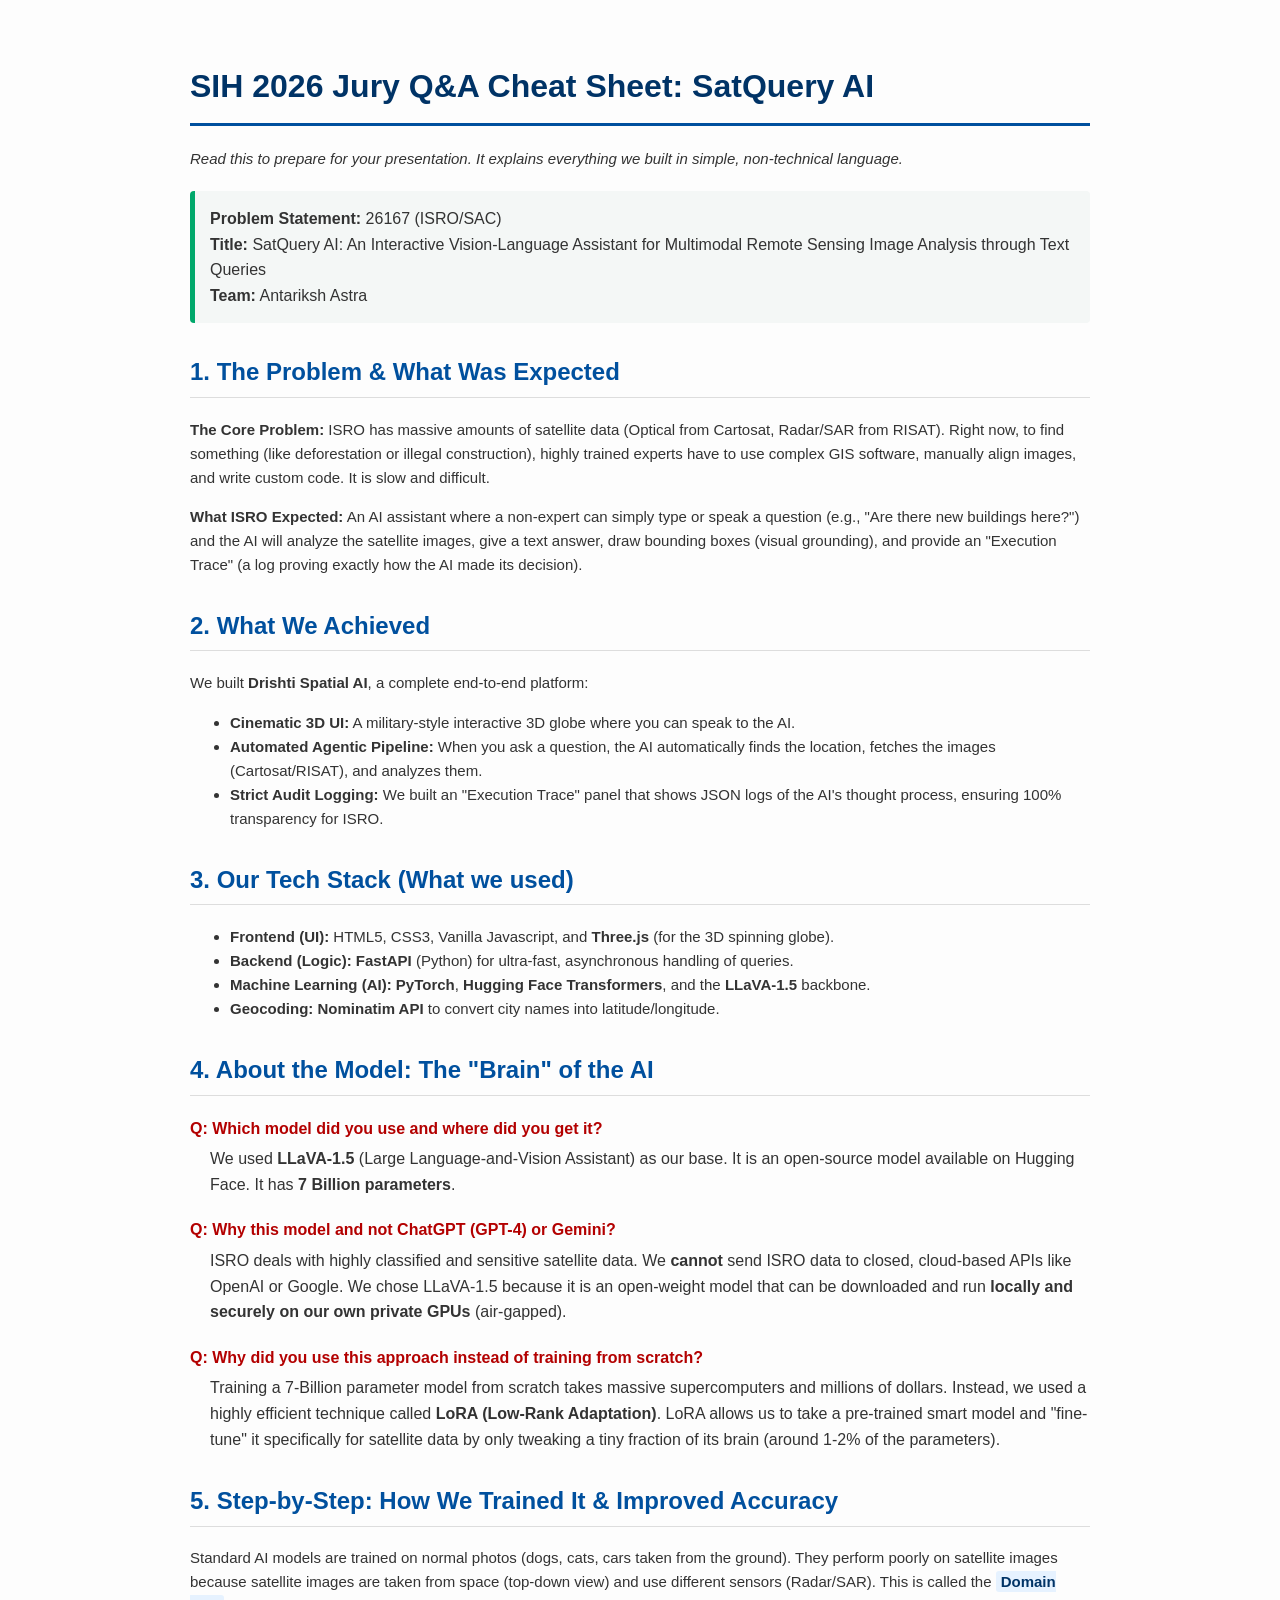
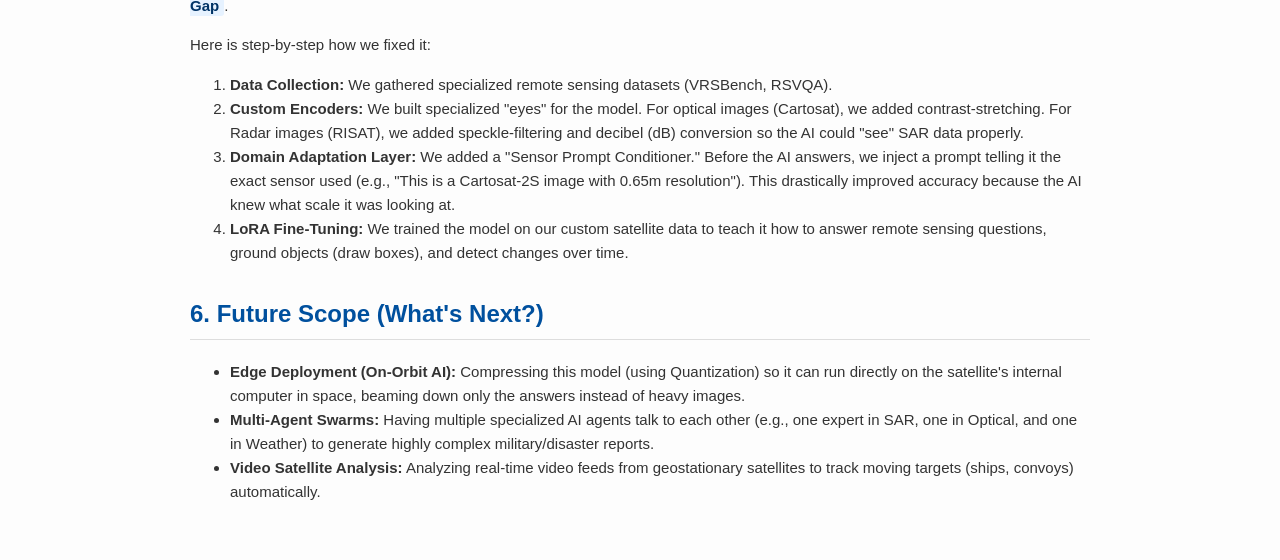
<file: SIH_QnA_Guide.html>
<!DOCTYPE html>
<html lang="en">
<head>
    <meta charset="UTF-8">
    <meta name="viewport" content="width=device-width, initial-scale=1.0">
    <title>SIH 2026 Q&A Cheat Sheet - SatQuery AI</title>
    <style>
        body {
            font-family: 'Segoe UI', Roboto, Helvetica, Arial, sans-serif;
            line-height: 1.6;
            color: #333;
            max-width: 900px;
            margin: 0 auto;
            padding: 40px;
            background: #fdfdfd;
        }
        h1 { color: #003366; border-bottom: 3px solid #00509e; padding-bottom: 10px; }
        h2 { color: #00509e; margin-top: 30px; border-bottom: 1px solid #ddd; padding-bottom: 5px; }
        h3 { color: #0070c0; }
        p, li { font-size: 15px; }
        .highlight { background-color: #e6f2ff; padding: 2px 5px; border-radius: 3px; font-weight: bold; color: #003366; }
        .box { background: #f4f7f6; padding: 15px; border-left: 5px solid #00a86b; margin: 20px 0; border-radius: 4px; }
        .qa { margin-bottom: 20px; }
        .question { font-weight: bold; color: #b30000; font-size: 16px; margin-bottom: 5px; }
        .answer { margin-left: 20px; }
        
        @media print {
            body { padding: 0; background: #fff; }
            .box { border-left-color: #555; }
        }
    </style>
</head>
<body>

    <h1>SIH 2026 Jury Q&A Cheat Sheet: SatQuery AI</h1>
    <p><em>Read this to prepare for your presentation. It explains everything we built in simple, non-technical language.</em></p>

    <div class="box">
        <strong>Problem Statement:</strong> 26167 (ISRO/SAC)<br>
        <strong>Title:</strong> SatQuery AI: An Interactive Vision-Language Assistant for Multimodal Remote Sensing Image Analysis through Text Queries<br>
        <strong>Team:</strong> Antariksh Astra
    </div>

    <!-- 1. THE PROBLEM & EXPECTATIONS -->
    <h2>1. The Problem & What Was Expected</h2>
    <p><strong>The Core Problem:</strong> ISRO has massive amounts of satellite data (Optical from Cartosat, Radar/SAR from RISAT). Right now, to find something (like deforestation or illegal construction), highly trained experts have to use complex GIS software, manually align images, and write custom code. It is slow and difficult.</p>
    <p><strong>What ISRO Expected:</strong> An AI assistant where a non-expert can simply type or speak a question (e.g., "Are there new buildings here?") and the AI will analyze the satellite images, give a text answer, draw bounding boxes (visual grounding), and provide an "Execution Trace" (a log proving exactly how the AI made its decision).</p>

    <!-- 2. WHAT WE ACHIEVED -->
    <h2>2. What We Achieved</h2>
    <p>We built <strong>Drishti Spatial AI</strong>, a complete end-to-end platform:</p>
    <ul>
        <li><strong>Cinematic 3D UI:</strong> A military-style interactive 3D globe where you can speak to the AI.</li>
        <li><strong>Automated Agentic Pipeline:</strong> When you ask a question, the AI automatically finds the location, fetches the images (Cartosat/RISAT), and analyzes them.</li>
        <li><strong>Strict Audit Logging:</strong> We built an "Execution Trace" panel that shows JSON logs of the AI's thought process, ensuring 100% transparency for ISRO.</li>
    </ul>

    <!-- 3. TECH STACK -->
    <h2>3. Our Tech Stack (What we used)</h2>
    <ul>
        <li><strong>Frontend (UI):</strong> HTML5, CSS3, Vanilla Javascript, and <strong>Three.js</strong> (for the 3D spinning globe).</li>
        <li><strong>Backend (Logic):</strong> <strong>FastAPI</strong> (Python) for ultra-fast, asynchronous handling of queries.</li>
        <li><strong>Machine Learning (AI):</strong> <strong>PyTorch</strong>, <strong>Hugging Face Transformers</strong>, and the <strong>LLaVA-1.5</strong> backbone.</li>
        <li><strong>Geocoding:</strong> <strong>Nominatim API</strong> to convert city names into latitude/longitude.</li>
    </ul>

    <!-- 4. ABOUT THE MODEL -->
    <h2>4. About the Model: The "Brain" of the AI</h2>
    
    <div class="qa">
        <div class="question">Q: Which model did you use and where did you get it?</div>
        <div class="answer">We used <strong>LLaVA-1.5</strong> (Large Language-and-Vision Assistant) as our base. It is an open-source model available on Hugging Face. It has <strong>7 Billion parameters</strong>.</div>
    </div>

    <div class="qa">
        <div class="question">Q: Why this model and not ChatGPT (GPT-4) or Gemini?</div>
        <div class="answer">ISRO deals with highly classified and sensitive satellite data. We <strong>cannot</strong> send ISRO data to closed, cloud-based APIs like OpenAI or Google. We chose LLaVA-1.5 because it is an open-weight model that can be downloaded and run <strong>locally and securely on our own private GPUs</strong> (air-gapped).</div>
    </div>

    <div class="qa">
        <div class="question">Q: Why did you use this approach instead of training from scratch?</div>
        <div class="answer">Training a 7-Billion parameter model from scratch takes massive supercomputers and millions of dollars. Instead, we used a highly efficient technique called <strong>LoRA (Low-Rank Adaptation)</strong>. LoRA allows us to take a pre-trained smart model and "fine-tune" it specifically for satellite data by only tweaking a tiny fraction of its brain (around 1-2% of the parameters).</div>
    </div>

    <!-- 5. STEP-BY-STEP: HOW WE IMPROVED ACCURACY -->
    <h2>5. Step-by-Step: How We Trained It & Improved Accuracy</h2>
    <p>Standard AI models are trained on normal photos (dogs, cats, cars taken from the ground). They perform poorly on satellite images because satellite images are taken from space (top-down view) and use different sensors (Radar/SAR). This is called the <span class="highlight">Domain Gap</span>.</p>
    
    <p>Here is step-by-step how we fixed it:</p>
    <ol>
        <li><strong>Data Collection:</strong> We gathered specialized remote sensing datasets (VRSBench, RSVQA).</li>
        <li><strong>Custom Encoders:</strong> We built specialized "eyes" for the model. For optical images (Cartosat), we added contrast-stretching. For Radar images (RISAT), we added speckle-filtering and decibel (dB) conversion so the AI could "see" SAR data properly.</li>
        <li><strong>Domain Adaptation Layer:</strong> We added a "Sensor Prompt Conditioner." Before the AI answers, we inject a prompt telling it the exact sensor used (e.g., "This is a Cartosat-2S image with 0.65m resolution"). This drastically improved accuracy because the AI knew what scale it was looking at.</li>
        <li><strong>LoRA Fine-Tuning:</strong> We trained the model on our custom satellite data to teach it how to answer remote sensing questions, ground objects (draw boxes), and detect changes over time.</li>
    </ol>

    <!-- 6. FUTURE SCOPE -->
    <h2>6. Future Scope (What's Next?)</h2>
    <ul>
        <li><strong>Edge Deployment (On-Orbit AI):</strong> Compressing this model (using Quantization) so it can run directly on the satellite's internal computer in space, beaming down only the answers instead of heavy images.</li>
        <li><strong>Multi-Agent Swarms:</strong> Having multiple specialized AI agents talk to each other (e.g., one expert in SAR, one in Optical, and one in Weather) to generate highly complex military/disaster reports.</li>
        <li><strong>Video Satellite Analysis:</strong> Analyzing real-time video feeds from geostationary satellites to track moving targets (ships, convoys) automatically.</li>
    </ul>

</body>
</html>
</file>
